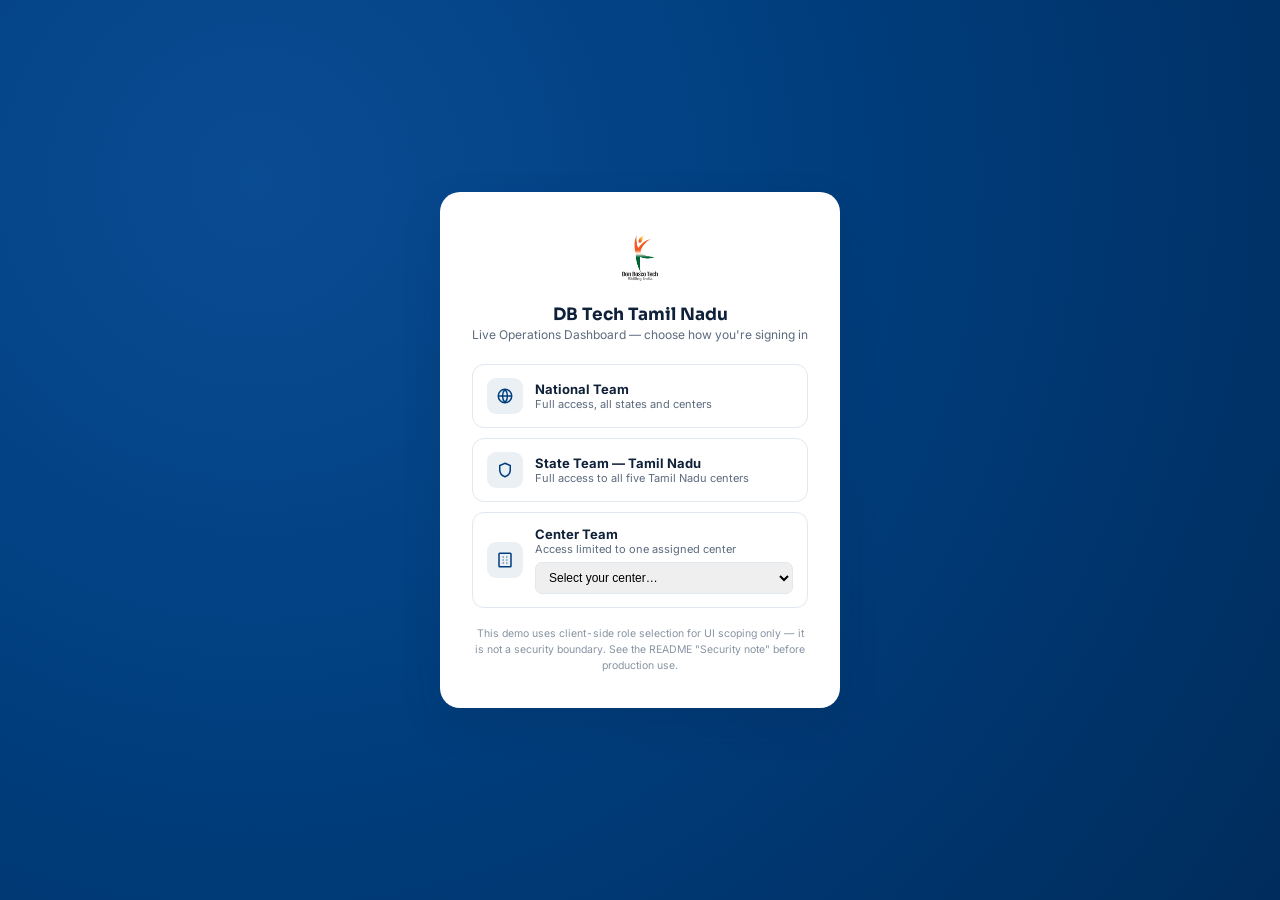
<file: index.html>
<!DOCTYPE html>
<html lang="en">
<head>
<meta charset="UTF-8">
<meta name="viewport" content="width=device-width, initial-scale=1.0">
<title>DB Tech Tamil Nadu Live Operations Dashboard — Sign In</title>
<link rel="icon" type="image/png" href="assets/logo.png">
<link rel="manifest" href="manifest.json">
<link rel="preconnect" href="https://fonts.googleapis.com">
<link href="https://fonts.googleapis.com/css2?family=Sora:wght@500;600;700;800&family=Inter:wght@400;500;600;700&display=swap" rel="stylesheet">
<link rel="stylesheet" href="css/style.css">
</head>
<body>

<div id="splash-screen" class="splash-screen">
  <div class="splash-logo-wrap"><img src="assets/logo.png" alt="DB Tech" class="splash-logo"></div>
  <div class="splash-title">DB Tech Tamil Nadu</div>
  <div class="splash-sub">Live Operations Dashboard</div>
</div>

<div class="login-wrap">
  <div class="login-card">
    <img src="assets/logo.png" alt="DB Tech logo">
    <h1>DB Tech Tamil Nadu</h1>
    <div class="tag">Live Operations Dashboard — choose how you're signing in</div>

    <div class="role-option" data-role="national">
      <div class="ic" id="ic-national"></div>
      <div>
        <div class="lbl">National Team</div>
        <div class="desc">Full access, all states and centers</div>
      </div>
    </div>

    <div class="role-option" data-role="state">
      <div class="ic" id="ic-state"></div>
      <div>
        <div class="lbl">State Team — Tamil Nadu</div>
        <div class="desc">Full access to all five Tamil Nadu centers</div>
      </div>
    </div>

    <div class="role-option" data-role="center">
      <div class="ic" id="ic-center"></div>
      <div style="flex:1">
        <div class="lbl">Center Team</div>
        <div class="desc">Access limited to one assigned center</div>
        <select id="center-select">
          <option value="">Select your center…</option>
        </select>
      </div>
    </div>

    <div class="login-foot">
      This demo uses client-side role selection for UI scoping only — it is not a
      security boundary. See the README "Security note" before production use.
    </div>
  </div>
</div>

<script src="js/config.js"></script>
<script src="js/icons.js"></script>
<script src="js/auth.js"></script>
<script>
  document.getElementById("ic-national").innerHTML = Icons.globe;
  document.getElementById("ic-state").innerHTML = Icons.shield;
  document.getElementById("ic-center").innerHTML = Icons.building;

  const splash = document.getElementById("splash-screen");
  setTimeout(() => splash.classList.add("hide"), 650);

  const centerSelect = document.getElementById("center-select");
  APP_CONFIG.CENTERS.forEach(c => {
    const opt = document.createElement("option");
    opt.value = c; opt.textContent = c;
    centerSelect.appendChild(opt);
  });
  centerSelect.addEventListener("click", e => e.stopPropagation());

  document.querySelectorAll(".role-option").forEach(card => {
    card.addEventListener("click", () => {
      const role = card.dataset.role;
      let session;
      let selectedCenter = "";
      if(role === "center"){
        selectedCenter = centerSelect.value;
        if(!selectedCenter){ centerSelect.focus(); return; }
        session = { role: "center", center: selectedCenter };
      }else{
        session = { role };
      }
      Auth.setSession(session);
      // Show the branded transition splash again while switching into the
      // chosen role's dashboard, instead of jumping straight to a blank page.
      const roleDef = APP_CONFIG.ROLES[role];
      splash.querySelector(".splash-sub").textContent = role === "center" ? selectedCenter : roleDef.label;
      splash.classList.remove("hide");
      setTimeout(() => { window.location.href = "dashboard.html"; }, 550);
    });
  });

  // Skip login automatically if a session already exists.
  if(Auth.getSession()) window.location.href = "dashboard.html";
</script>
</body>
</html>
</file>
<file: css/style.css>
/* ==========================================================================
   DB Tech Tamil Nadu Live Operations Dashboard
   Design tokens: Primary #003E7E · Accent #F58220 · Surface #F5F7FA
   Type: Sora (display/numbers) + Inter (body/data)
   ========================================================================== */

:root{
  --db-blue:        #003E7E;
  --db-blue-dark:   #002C5C;
  --db-blue-light:  #2A65A8;
  --db-orange:      #F58220;
  --db-orange-dark: #D96B0C;
  --db-green:       #1F9254;
  --db-amber:       #C8880A;
  --db-red:         #D64545;

  --bg:             #F3F6FA;
  --bg-inset:       #EAEFF5;
  --surface:        #FFFFFF;
  --surface-2:      #F8FAFD;
  --border:         #E1E7EF;

  --ink:            #0F2039;
  --ink-muted:      #5C6B7E;
  --ink-faint:      #8894A3;

  --radius-sm: 8px;
  --radius-md: 14px;
  --radius-lg: 20px;

  --shadow-sm: 0 1px 2px rgba(15,32,57,.06), 0 1px 1px rgba(15,32,57,.04);
  --shadow-md: 0 6px 20px rgba(15,32,57,.08), 0 2px 6px rgba(15,32,57,.05);
  --shadow-lg: 0 16px 40px rgba(15,32,57,.14);

  --font-display: 'Sora', 'Segoe UI', sans-serif;
  --font-body: 'Inter', 'Segoe UI', sans-serif;

  --sidebar-w: 232px;
  --header-h: 68px;
  --pulse-h: 4px;
}

*,*::before,*::after{ box-sizing:border-box; }
html,body{ height:100%; }
body{
  margin:0;
  font-family:var(--font-body);
  background:var(--bg);
  color:var(--ink);
  -webkit-font-smoothing:antialiased;
  font-feature-settings:"tnum" 1, "lnum" 1;
}
h1,h2,h3,h4{ font-family:var(--font-display); margin:0; color:var(--ink); }
a{ color:inherit; text-decoration:none; }
button{ font-family:inherit; }
::selection{ background:rgba(0,62,126,.18); }
:focus-visible{ outline:2px solid var(--db-orange); outline-offset:2px; }

img.logo{ height:36px; width:auto; display:block; }

/* ---------- App shell ---------- */
.app-shell{ display:flex; min-height:100vh; }

.sidebar{
  width:var(--sidebar-w);
  background:linear-gradient(180deg,var(--db-blue) 0%, var(--db-blue-dark) 100%);
  color:#fff;
  flex-shrink:0;
  display:flex;
  flex-direction:column;
  position:fixed;
  top:0; left:0; bottom:0;
  z-index:40;
  transition:transform .25s ease;
}
.sidebar .brand{
  display:flex; align-items:center; gap:10px;
  padding:18px 18px 16px;
  border-bottom:1px solid rgba(255,255,255,.14);
}
.sidebar .brand img{ height:34px; background:#fff; border-radius:8px; padding:3px; }
.sidebar .brand .name{ font-family:var(--font-display); font-size:13px; line-height:1.25; font-weight:600; }
.sidebar .brand .name small{ display:block; font-weight:400; opacity:.7; font-size:10.5px; letter-spacing:.03em; text-transform:uppercase; }

.nav{ padding:14px 10px; display:flex; flex-direction:column; gap:2px; overflow-y:auto; flex:1; }
.nav a{
  display:flex; align-items:center; gap:11px;
  padding:10px 12px; border-radius:10px;
  font-size:13.5px; font-weight:500; color:rgba(255,255,255,.82);
  transition:background .15s ease, color .15s ease;
}
.nav a svg{ width:18px; height:18px; flex-shrink:0; opacity:.9; }
.nav a:hover{ background:rgba(255,255,255,.08); color:#fff; }
.nav a.active{ background:#fff; color:var(--db-blue); font-weight:700; }
.nav a.active svg{ opacity:1; }
.nav .section-label{ font-size:10px; text-transform:uppercase; letter-spacing:.09em; opacity:.5; padding:14px 12px 4px; }

.sidebar .role-box{
  margin:10px; padding:12px; border-radius:12px;
  background:rgba(255,255,255,.08); font-size:12px;
}
.sidebar .role-box .role-name{ font-weight:700; font-family:var(--font-display); font-size:13px; }
.sidebar .role-box button{
  margin-top:8px; width:100%; padding:7px; border:none; border-radius:8px;
  background:rgba(255,255,255,.14); color:#fff; font-size:11.5px; cursor:pointer;
  transition:background .15s;
}
.sidebar .role-box button:hover{ background:rgba(255,255,255,.24); }

.main{ margin-left:var(--sidebar-w); flex:1; min-width:0; display:flex; flex-direction:column; }

/* ---------- Header ---------- */
.topbar{
  height:var(--header-h);
  background:var(--surface);
  border-bottom:1px solid var(--border);
  display:flex; align-items:center; justify-content:space-between;
  padding:0 22px;
  position:sticky; top:0; z-index:30;
}
.topbar .title-block h1{ font-size:17px; font-weight:700; letter-spacing:-.01em; }
.topbar .title-block .sub{ font-size:11.5px; color:var(--ink-muted); margin-top:1px; }
.topbar .right{ display:flex; align-items:center; gap:14px; }
.clock{ font-size:12.5px; color:var(--ink-muted); text-align:right; line-height:1.3; }
.clock strong{ color:var(--ink); font-family:var(--font-display); }

.btn{
  display:inline-flex; align-items:center; gap:7px;
  padding:9px 15px; border-radius:10px; border:1px solid var(--border);
  background:var(--surface); color:var(--ink); font-size:12.5px; font-weight:600;
  cursor:pointer; transition:all .15s ease;
}
.btn:hover{ border-color:var(--db-blue); color:var(--db-blue); }
.btn-primary{ background:var(--db-blue); border-color:var(--db-blue); color:#fff; }
.btn-primary:hover{ background:var(--db-blue-dark); color:#fff; }
.btn-accent{ background:var(--db-orange); border-color:var(--db-orange); color:#fff; }
.btn-accent:hover{ background:var(--db-orange-dark); color:#fff; }
.btn svg{ width:14px; height:14px; }
.btn.spin svg{ animation:spin 1s linear infinite; }

.menu-toggle{ display:none; }

/* ---------- Live pulse strip ---------- */
.pulse-strip{ height:var(--pulse-h); background:var(--bg-inset); position:relative; overflow:hidden; }
.pulse-strip .fill{
  height:100%; width:100%; background:linear-gradient(90deg,var(--db-orange),var(--db-blue));
  transform-origin:left; transform:scaleX(1); transition:transform 1s linear;
}
.pulse-strip.flash .fill{ animation:flash-strip .5s ease; }
@keyframes flash-strip{ 0%{filter:brightness(1);} 40%{filter:brightness(1.6);} 100%{filter:brightness(1);} }

/* ---------- Content ---------- */
.content{ padding:22px; max-width:1520px; width:100%; margin:0 auto; flex:1; }
.content-narrow{ max-width:1180px; }

.hint{ font-size:11.5px; color:var(--ink-muted); }
.section-head{ display:flex; align-items:baseline; justify-content:space-between; margin:26px 0 14px; flex-wrap:wrap; gap:8px; }
.section-head h2{ font-size:15px; font-weight:700; }
.section-head .hint{ font-size:11.5px; color:var(--ink-muted); }

/* ---------- KPI cards ---------- */
.kpi-grid{ display:grid; grid-template-columns:repeat(auto-fill,minmax(206px,1fr)); gap:14px; }
.kpi-card{
  background:var(--surface); border:1px solid var(--border); border-radius:var(--radius-md);
  padding:16px 16px 14px; box-shadow:var(--shadow-sm);
  position:relative; overflow:hidden;
  transition:transform .18s ease, box-shadow .18s ease, border-color .18s ease;
  opacity:0; transform:translateY(8px); animation:kpi-in .45s ease forwards;
}
@keyframes kpi-in{ to{ opacity:1; transform:translateY(0);} }
.kpi-card:hover{ transform:translateY(-3px); box-shadow:var(--shadow-md); border-color:rgba(0,62,126,.25); }
.kpi-card .top-row{ display:flex; align-items:flex-start; justify-content:space-between; }
.kpi-icon{
  width:34px; height:34px; border-radius:10px; display:flex; align-items:center; justify-content:center;
  background:rgba(0,62,126,.08); color:var(--db-blue); flex-shrink:0;
}
.kpi-icon svg{ width:17px; height:17px; }
.kpi-card.accent .kpi-icon{ background:rgba(245,130,32,.12); color:var(--db-orange-dark); }
.kpi-card.warn .kpi-icon{ background:rgba(200,136,10,.12); color:var(--db-amber); }
.kpi-card.crit .kpi-icon{ background:rgba(214,69,69,.12); color:var(--db-red); }
.kpi-card.good .kpi-icon{ background:rgba(31,146,84,.12); color:var(--db-green); }
.kpi-card.warn{ border-top:3px solid var(--db-amber); }
.kpi-card.crit{ border-top:3px solid var(--db-red); }
.kpi-card.good{ border-top:3px solid var(--db-green); }
.kpi-card.warn .kpi-value{ color:var(--db-amber); }
.kpi-card.crit .kpi-value{ color:var(--db-red); }
.kpi-card.good .kpi-value{ color:var(--db-green); }

.trend{ font-size:10.5px; font-weight:700; display:flex; align-items:center; gap:3px; padding:3px 7px; border-radius:20px; }
.trend.up{ color:var(--db-green); background:rgba(31,146,84,.1); }
.trend.down{ color:var(--db-red); background:rgba(214,69,69,.1); }
.trend.flat{ color:var(--ink-muted); background:var(--bg-inset); }

.kpi-value{ font-family:var(--font-display); font-size:26px; font-weight:700; margin-top:12px; letter-spacing:-.01em; line-height:1; }
.kpi-label{ font-size:11.5px; color:var(--ink-muted); margin-top:5px; font-weight:500; }
.kpi-value .unit{ font-size:14px; font-weight:600; color:var(--ink-muted); margin-left:2px; }

/* skeleton loading */
.skeleton{ position:relative; overflow:hidden; background:var(--bg-inset); border-radius:6px; color:transparent !important; }
.skeleton::after{
  content:""; position:absolute; inset:0; transform:translateX(-100%);
  background:linear-gradient(90deg, transparent, rgba(255,255,255,.7), transparent);
  animation:shimmer 1.3s infinite;
}
@keyframes shimmer{ 100%{ transform:translateX(100%);} }

/* ---------- Cards / panels ---------- */
.panel{ background:var(--surface); border:1px solid var(--border); border-radius:var(--radius-md); box-shadow:var(--shadow-sm); }
.panel-pad{ padding:18px; }
.panel-head{ display:flex; align-items:center; justify-content:space-between; padding:16px 18px; border-bottom:1px solid var(--border); }
.panel-head h3{ font-size:13.5px; font-weight:700; }
.chart-grid{ display:grid; grid-template-columns:repeat(auto-fit,minmax(340px,1fr)); gap:16px; }
.chart-box{ position:relative; height:270px; padding:14px; }
.chart-box.tall{ height:330px; }

/* ---------- Center cards ---------- */
.center-grid{ display:grid; grid-template-columns:repeat(auto-fill,minmax(280px,1fr)); gap:16px; }
.center-card{
  background:var(--surface); border:1px solid var(--border); border-radius:var(--radius-md);
  padding:18px; cursor:pointer; box-shadow:var(--shadow-sm);
  transition:transform .18s ease, box-shadow .18s ease;
  border-top:3px solid var(--db-blue);
}
.center-card:hover{ transform:translateY(-4px); box-shadow:var(--shadow-md); }
.center-card h4{ font-size:14.5px; font-weight:700; }
.center-card .badge{
  display:inline-block; margin-top:6px; font-size:10.5px; font-weight:700; padding:3px 9px; border-radius:20px;
}
.badge.good{ background:rgba(31,146,84,.12); color:var(--db-green); }
.badge.warn{ background:rgba(200,136,10,.12); color:var(--db-amber); }
.badge.crit{ background:rgba(214,69,69,.12); color:var(--db-red); }
.center-card .mini-grid{ display:grid; grid-template-columns:1fr 1fr; gap:9px; margin-top:14px; }
.center-card .mini-stat{ font-size:11px; color:var(--ink-muted); }
.center-card .mini-stat b{ display:block; font-family:var(--font-display); font-size:15px; color:var(--ink); font-weight:700; }
.mini-grid{ display:grid; grid-template-columns:repeat(auto-fit,minmax(160px,1fr)); gap:12px; }
.mini-stat{ font-size:11px; color:var(--ink-muted); background:var(--bg-inset); border-radius:10px; padding:10px 12px; }
.mini-stat b{ display:block; font-family:var(--font-display); font-size:16px; color:var(--ink); font-weight:700; margin-top:2px; }
.center-card .bar-track{ height:6px; border-radius:6px; background:var(--bg-inset); margin-top:14px; overflow:hidden; }
.center-card .bar-fill{ height:100%; background:linear-gradient(90deg,var(--db-blue),var(--db-blue-light)); border-radius:6px; }

/* ---------- Tables ---------- */
.table-wrap{ overflow-x:auto; }
table.data-table{ width:100%; border-collapse:collapse; font-size:12.5px; }
table.data-table th{
  text-align:left; padding:10px 14px; background:var(--surface-2); color:var(--ink-muted);
  font-weight:700; font-size:10.5px; text-transform:uppercase; letter-spacing:.04em;
  border-bottom:1px solid var(--border); position:sticky; top:0; white-space:nowrap; cursor:pointer;
}
table.data-table th:hover{ color:var(--db-blue); }
table.data-table td{ padding:10px 14px; border-bottom:1px solid var(--border); white-space:nowrap; }
table.data-table tbody tr{ transition:background .1s; }
table.data-table tbody tr:hover{ background:var(--surface-2); }
.pill{ font-size:10.5px; font-weight:700; padding:3px 9px; border-radius:20px; display:inline-block; }
.pill.yes{ background:rgba(31,146,84,.12); color:var(--db-green); }
.pill.no{ background:rgba(214,69,69,.12); color:var(--db-red); }
.pill.mid{ background:rgba(200,136,10,.12); color:var(--db-amber); }

/* ---------- Filters ---------- */
.filter-bar{ display:flex; flex-wrap:wrap; gap:10px; margin-bottom:14px; align-items:center; }
.filter-bar select, .filter-bar input[type=text], .filter-bar input[type=date]{
  padding:9px 12px; border-radius:9px; border:1px solid var(--border); background:var(--surface);
  font-size:12.5px; color:var(--ink); min-width:130px;
}
.filter-bar input[type=text]{ min-width:220px; }
.filter-bar select:focus, .filter-bar input:focus{ border-color:var(--db-blue); }

/* ---------- Tabs ---------- */
.tabs{ display:flex; gap:4px; border-bottom:1px solid var(--border); overflow-x:auto; margin-bottom:20px; }
.tab-btn{
  padding:11px 16px; font-size:12.5px; font-weight:600; color:var(--ink-muted);
  border:none; background:none; cursor:pointer; border-bottom:2px solid transparent; white-space:nowrap;
}
.tab-btn:hover{ color:var(--db-blue); }
.tab-btn.active{ color:var(--db-blue); border-bottom-color:var(--db-orange); }
.tab-panel{ display:none; }
.tab-panel.active{ animation:fadeInUp .3s ease both; }
.tab-panel.active{ display:block; animation:fade-in .25s ease; }
@keyframes fade-in{ from{opacity:0; transform:translateY(4px);} to{opacity:1; transform:translateY(0);} }

/* ---------- Alerts ---------- */
.alert-list{ display:flex; flex-direction:column; gap:8px; }
.alert-item{ display:flex; align-items:center; gap:10px; padding:11px 14px; border-radius:10px; font-size:12.5px; border:1px solid var(--border); }
.alert-item.crit{ background:rgba(214,69,69,.06); border-color:rgba(214,69,69,.25); }
.alert-item.warn{ background:rgba(200,136,10,.06); border-color:rgba(200,136,10,.25); }
.alert-item .dot{ width:8px; height:8px; border-radius:50%; flex-shrink:0; }
.alert-item.crit .dot{ background:var(--db-red); }
.alert-item.warn .dot{ background:var(--db-amber); }
.alert-item b{ font-weight:700; }
.alert-item span.meta{ margin-left:auto; color:var(--ink-muted); font-size:11px; }

/* ---------- Rank / performance ---------- */
.rank-row{ display:flex; align-items:center; gap:12px; padding:12px 0; border-bottom:1px solid var(--border); }
.rank-row:last-child{ border-bottom:none; }
.rank-num{ font-family:var(--font-display); font-weight:700; color:var(--ink-faint); width:22px; }
.rank-row .name{ font-weight:700; font-size:13px; flex:1; }
.rank-row .score{ font-family:var(--font-display); font-weight:700; }
.gauge-track{ width:120px; height:8px; background:var(--bg-inset); border-radius:6px; overflow:hidden; }
.gauge-fill{ height:100%; border-radius:6px; }

/* ---------- Login ---------- */
.login-wrap{
  min-height:100vh; display:flex; align-items:center; justify-content:center;
  background:radial-gradient(circle at 20% 20%, #0A4C93 0%, var(--db-blue) 45%, var(--db-blue-dark) 100%);
  padding:20px;
}
.login-card{
  width:100%; max-width:400px; background:var(--surface); border-radius:var(--radius-lg);
  box-shadow:var(--shadow-lg); padding:34px 32px; text-align:center;
}
.login-card img{ height:64px; margin:0 auto 14px; display:block; }
.login-card h1{ font-size:17px; margin-bottom:2px; }
.login-card .tag{ font-size:12px; color:var(--ink-muted); margin-bottom:22px; }
.role-option{
  display:flex; align-items:center; gap:12px; padding:13px 14px; border:1.5px solid var(--border);
  border-radius:12px; margin-bottom:10px; cursor:pointer; text-align:left; transition:all .15s;
}
.role-option:hover{ border-color:var(--db-blue); background:rgba(0,62,126,.04); }
.role-option .ic{ width:36px; height:36px; border-radius:9px; background:rgba(0,62,126,.08); color:var(--db-blue); display:flex; align-items:center; justify-content:center; flex-shrink:0; }
.role-option .ic svg{ width:18px; height:18px; }
.role-option .lbl{ font-weight:700; font-size:13px; }
.role-option .desc{ font-size:11px; color:var(--ink-muted); }
.role-option select{ margin-top:6px; width:100%; padding:7px 9px; border-radius:7px; border:1px solid var(--border); font-size:12px; }
.login-foot{ margin-top:18px; font-size:10.5px; color:var(--ink-faint); line-height:1.5; }

/* ---------- Footer ---------- */
.site-footer{ text-align:center; padding:22px; font-size:11.5px; color:var(--ink-muted); }

/* ---------- Toast / error ---------- */
.toast{
  position:fixed; bottom:20px; right:20px; z-index:100; background:var(--ink); color:#fff;
  padding:13px 18px; border-radius:11px; font-size:12.5px; box-shadow:var(--shadow-lg);
  display:flex; align-items:center; gap:10px; max-width:340px; transform:translateY(120%); transition:transform .3s ease;
}
.toast.show{ transform:translateY(0); }
.toast.err{ background:var(--db-red); }
.toast.ok{ background:var(--db-green); }

.empty-state{ text-align:center; padding:50px 20px; color:var(--ink-muted); }
.empty-state svg{ width:40px; height:40px; margin-bottom:12px; opacity:.5; }

@keyframes spin{ to{ transform:rotate(360deg); } }

/* ---------- Breadcrumb / back ---------- */
.back-link{ display:inline-flex; align-items:center; gap:6px; font-size:12.5px; font-weight:600; color:var(--db-blue); margin-bottom:14px; }
.back-link:hover{ text-decoration:underline; }

/* ---------- Responsive ---------- */
@media (max-width: 980px){
  .sidebar{ transform:translateX(-100%); }
  .sidebar.open{ transform:translateX(0); box-shadow:var(--shadow-lg); }
  .main{ margin-left:0; }
  .menu-toggle{ display:flex; }
  .clock{ display:none; }
}
@media (max-width: 560px){
  .content{ padding:14px; }
  .kpi-grid{ grid-template-columns:repeat(auto-fill,minmax(150px,1fr)); gap:10px; }
  .kpi-value{ font-size:21px; }
  .topbar{ padding:0 14px; }
  .chart-grid{ grid-template-columns:1fr; }
}

@media (prefers-reduced-motion: reduce){
  *{ animation-duration:.001ms !important; transition-duration:.001ms !important; }
}

/* ---------- Batch label: domain (small) over Batch ID ---------- */
.batch-label{ display:flex; flex-direction:column; gap:2px; line-height:1.25; }
.batch-label .domain{ font-size:10.5px; font-weight:600; text-transform:uppercase; letter-spacing:.03em; color:var(--ink-muted); }
.batch-label .batch-id{ font-size:13.5px; font-weight:700; color:var(--ink); }

/* ---------- Star ratings ---------- */
.star-rating{ color:#f5a623; font-size:15px; letter-spacing:1px; }

/* ---------- Overdue / reminder banner (compact, red) ---------- */
.overdue-banner.compact{ display:flex; flex-direction:column; gap:6px; background:rgba(214,69,69,.08);
  border:1px solid rgba(214,69,69,.35); border-radius:9px; padding:7px 11px; margin-bottom:12px; animation:slideDown .35s ease; }
.overdue-banner.compact h4{ display:flex; align-items:center; gap:5px; margin:0; font-size:11.5px; font-weight:700; color:var(--db-red); }
.overdue-banner.compact h4 svg{ width:13px; height:13px; }
.overdue-chip-row{ display:flex; flex-wrap:wrap; gap:5px; }
.overdue-chip{ display:inline-flex; align-items:center; gap:4px; background:#fff; border:1px solid rgba(214,69,69,.25); border-radius:20px; padding:3px 9px;
  font-size:10.5px; font-weight:600; color:var(--ink); box-shadow:var(--shadow-sm); transition:transform .15s ease; cursor:default; }
.overdue-chip:hover{ transform:translateY(-2px); }
.overdue-chip b{ color:var(--db-red); font-weight:800; }
.overdue-row{ display:flex; justify-content:space-between; align-items:center; background:rgba(214,69,69,.08); border:1px solid rgba(214,69,69,.3);
  border-radius:10px; padding:8px 12px; font-size:12.5px; margin-top:8px; }

/* ---------- Team performance cards ---------- */
.team-grid{ display:grid; grid-template-columns:repeat(auto-fill,minmax(240px,1fr)); gap:14px; margin-bottom:22px; }
.team-card{ background:var(--surface); border:1px solid var(--border); border-radius:var(--radius-md); padding:14px 16px;
  box-shadow:var(--shadow-sm); transition:transform .2s ease, box-shadow .2s ease; animation:fadeInUp .4s ease both; }
.team-card:hover{ transform:translateY(-4px); box-shadow:var(--shadow-md); }
.team-card h5{ margin:0 0 4px; font-size:14.5px; }
.team-card .role-tag{ font-size:10.5px; text-transform:uppercase; letter-spacing:.04em; color:var(--ink-muted); font-weight:700; }
.team-card .team-score{ font-size:22px; font-weight:800; margin:6px 0 2px; }
.team-card .team-score.good{ color:var(--db-green); }
.team-card .team-score.warn{ color:var(--db-amber); }
.team-card .team-score.crit{ color:var(--db-red); }
.team-card .team-meta{ font-size:12px; color:var(--ink-muted); }

/* ---------- Mobilization card ---------- */
.mobilization-card{ background:var(--surface); border:1px solid var(--border); border-radius:var(--radius-md); padding:16px;
  margin-bottom:20px; box-shadow:var(--shadow-sm); animation:fadeInUp .4s ease both; }
.mobilization-form{ display:flex; flex-wrap:wrap; gap:10px; align-items:flex-end; margin-top:10px; }
.mobilization-form label{ display:flex; flex-direction:column; gap:4px; font-size:12px; color:var(--ink-muted); font-weight:600; }
.mobilization-form input[type=number]{ padding:8px 10px; border:1px solid var(--border); border-radius:8px; width:120px; }
.mobilization-form .btn{ height:38px; }

/* ---------- Reveal / entrance animations (batches table rows, extra sections) ---------- */
@keyframes fadeInUp{ from{ opacity:0; transform:translateY(10px); } to{ opacity:1; transform:translateY(0); } }
@keyframes slideDown{ from{ opacity:0; transform:translateY(-8px); } to{ opacity:1; transform:translateY(0); } }
tr.reveal-row{ animation:fadeInUp .25s ease both; }

/* ---------- Mark Attendance: present/absent toggle buttons ---------- */
.status-toggle{ border:none; border-radius:20px; padding:6px 16px; font-size:12px; font-weight:700; cursor:pointer;
  transition:transform .12s ease, background .15s ease; }
.status-toggle:hover{ transform:translateY(-1px); }
.status-toggle.present{ background:rgba(31,146,84,.14); color:var(--db-green); }
.status-toggle.absent{ background:rgba(214,69,69,.14); color:var(--db-red); }

/* ---------- Opening / transition splash screen ---------- */
.splash-screen{
  position:fixed; inset:0; z-index:9999;
  background:linear-gradient(135deg, var(--db-blue) 0%, #001f3f 100%);
  display:flex; flex-direction:column; align-items:center; justify-content:center; gap:12px;
  transition:opacity .45s ease, visibility .45s ease;
}
.splash-screen.hide{ opacity:0; visibility:hidden; pointer-events:none; }
.splash-logo-wrap{ position:relative; width:88px; height:88px; display:flex; align-items:center; justify-content:center; }
.splash-logo-wrap::after{
  content:""; position:absolute; inset:-9px; border-radius:24px;
  border:3px solid rgba(255,255,255,.22); border-top-color:#fff;
  animation:splash-spin .9s linear infinite;
}
.splash-logo{
  width:72px; height:72px; border-radius:18px; box-shadow:0 12px 34px rgba(0,0,0,.35);
  animation:splash-pop .6s cubic-bezier(.34,1.56,.64,1) both;
  position:relative; z-index:1; background:#fff;
}
.splash-title{
  color:#fff; font-family:var(--font-display); font-size:21px; font-weight:800; letter-spacing:.02em;
  animation:splash-fade .5s ease .18s both; margin-top:6px;
}
.splash-sub{
  color:rgba(255,255,255,.72); font-size:12.5px; animation:splash-fade .5s ease .32s both;
}
@keyframes splash-pop{ 0%{ opacity:0; transform:scale(.35) rotate(-10deg); } 100%{ opacity:1; transform:scale(1) rotate(0); } }
@keyframes splash-fade{ from{ opacity:0; transform:translateY(8px); } to{ opacity:1; transform:translateY(0); } }
@keyframes splash-spin{ to{ transform:rotate(360deg); } }
@media (prefers-reduced-motion: reduce){
  .splash-logo, .splash-title, .splash-sub, .splash-logo-wrap::after{ animation:none !important; }
}

/* ---------- Overall attendance guideline flag (below 85% minimum) ---------- */
.attendance-below-guideline{ color:var(--db-red); font-weight:800; }
</file>
